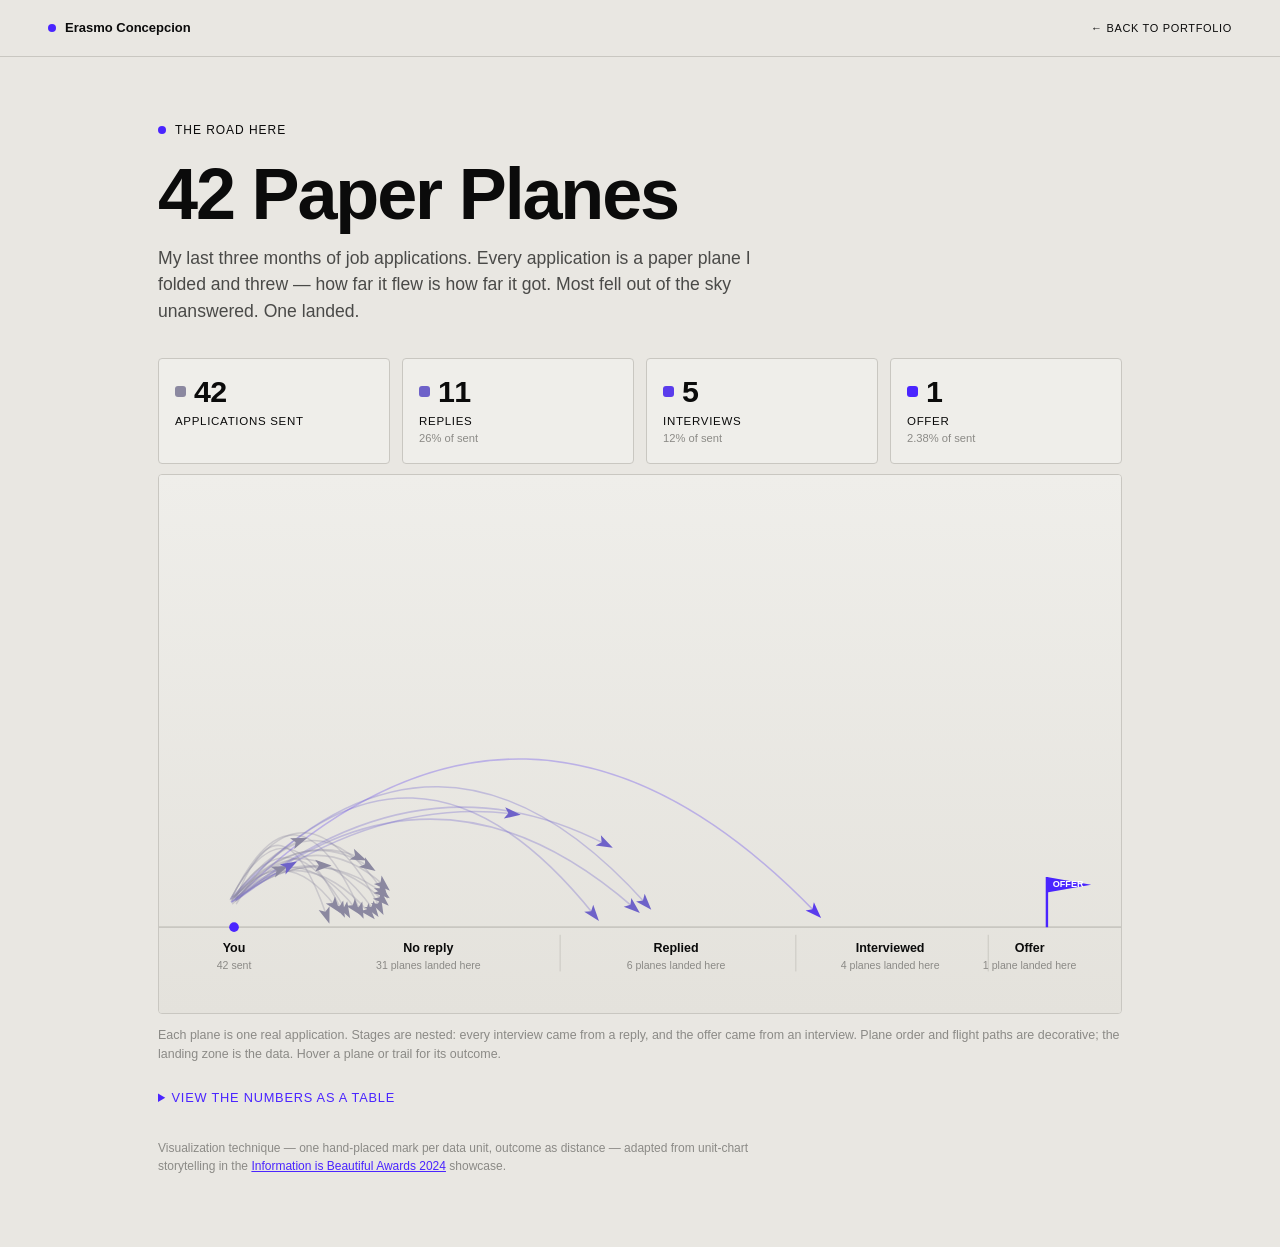
<file: job-search.html>
<!DOCTYPE html>
<html lang="en">

<head>
    <meta charset="UTF-8">
    <meta name="viewport" content="width=device-width, initial-scale=1.0">
    <title>42 Paper Planes | Erasmo Concepcion</title>
    <meta name="description"
        content="42 Paper Planes — an interactive data visualization of Erasmo Concepcion's job search: 42 applications, one landed offer.">
    <meta name="theme-color" content="#4A25FF">
    <link rel="icon"
        href="data:image/svg+xml,%3Csvg xmlns='http://www.w3.org/2000/svg' viewBox='0 0 100 100'%3E%3Crect width='100' height='100' rx='20' fill='%23E9E7E2'/%3E%3Ctext x='50' y='72' font-family='Arial,sans-serif' font-size='62' font-weight='800' fill='%234A25FF' text-anchor='middle'%3EE%3C/text%3E%3Ccircle cx='82' cy='24' r='9' fill='%234A25FF'/%3E%3C/svg%3E">
    <style>
        :root {
            --ink: #0B0B0B;
            --ink-soft: #4A4A48;
            --ink-muted: #8B8A86;
            --accent: #4A25FF;
            --surface: #E9E7E2;
            /* warm paper grey — matches the portfolio */
            --line: #C9C7C1;
            --tile: #EFEEEA;

            /* sequential stage scale: muted grey-violet → electric indigo */
            --stage-none: #8B88A0;
            --stage-reply: #6E62C9;
            --stage-interview: #5A3CEC;
            --stage-offer: #4A25FF;

            --font: "Helvetica Neue", "Arial Nova", Arial, sans-serif;
        }

        * {
            margin: 0;
            padding: 0;
            box-sizing: border-box;
        }

        body {
            font-family: var(--font);
            color: var(--ink);
            background: var(--surface);
            line-height: 1.5;
            -webkit-font-smoothing: antialiased;
        }

        a {
            color: inherit;
        }

        /* ---- top bar (ties back to the portfolio) ---- */
        .topbar {
            display: flex;
            justify-content: space-between;
            align-items: center;
            padding: 18px clamp(20px, 5vw, 48px);
            border-bottom: 1px solid var(--line);
        }

        .topbar .brand {
            display: inline-flex;
            align-items: center;
            font-size: 13px;
            font-weight: 700;
            text-decoration: none;
        }

        .topbar .brand-dot {
            width: 8px;
            height: 8px;
            border-radius: 50%;
            background: var(--accent);
            margin-right: 9px;
        }

        .topbar .back {
            font-size: 11px;
            text-transform: uppercase;
            letter-spacing: 0.06em;
            text-decoration: none;
            transition: color 0.25s cubic-bezier(0.19, 1, 0.22, 1);
        }

        .topbar .back:hover {
            color: var(--accent);
        }

        .viz-wrap {
            max-width: 1060px;
            margin: 0 auto;
            padding: clamp(36px, 6vw, 64px) clamp(20px, 5vw, 48px) 72px;
        }

        .eyebrow {
            display: flex;
            align-items: center;
            font-size: 12px;
            text-transform: uppercase;
            letter-spacing: 0.08em;
            margin-bottom: 1.25rem;
        }

        .eyebrow .eb-dot {
            width: 8px;
            height: 8px;
            border-radius: 50%;
            background: var(--accent);
            margin-right: 9px;
        }

        .viz-header h1 {
            font-size: clamp(2.2rem, 7vw, 4.5rem);
            font-weight: 800;
            line-height: 0.98;
            letter-spacing: -0.03em;
        }

        .viz-header p.sub {
            color: var(--ink-soft);
            max-width: 620px;
            margin-top: 1rem;
            font-size: clamp(0.95rem, 1.5vw, 1.1rem);
        }

        .stat-strip {
            display: grid;
            grid-template-columns: repeat(4, 1fr);
            gap: 12px;
            margin: 34px 0 8px;
        }

        .stat-tile {
            border: 1px solid var(--line);
            border-radius: 4px;
            padding: 16px 16px;
            background: var(--tile);
        }

        .stat-tile .num {
            display: flex;
            align-items: center;
            font-size: 1.9rem;
            font-weight: 800;
            line-height: 1.1;
            letter-spacing: -0.02em;
            font-variant-numeric: tabular-nums;
        }

        .stat-tile .lbl {
            font-size: 0.72rem;
            text-transform: uppercase;
            letter-spacing: 0.06em;
            margin-top: 4px;
        }

        .stat-tile .pct {
            font-size: 0.7rem;
            color: var(--ink-muted);
        }

        .stat-tile .swatch {
            display: inline-block;
            width: 11px;
            height: 11px;
            border-radius: 3px;
            margin-right: 8px;
        }

        figure.sky {
            margin: 10px 0 0;
            position: relative;
        }

        figure.sky svg {
            width: 100%;
            height: auto;
            display: block;
            border-radius: 4px;
            border: 1px solid var(--line);
        }

        .tooltip {
            position: absolute;
            pointer-events: none;
            background: var(--ink);
            color: var(--surface);
            font-size: 0.72rem;
            text-transform: uppercase;
            letter-spacing: 0.04em;
            padding: 6px 11px;
            border-radius: 100px;
            white-space: nowrap;
            transform: translate(-50%, -130%);
            opacity: 0;
            transition: opacity 0.12s;
            z-index: 5;
        }

        .tooltip.on {
            opacity: 1;
        }

        figcaption {
            font-size: 0.78rem;
            color: var(--ink-muted);
            margin-top: 12px;
        }

        details.data-table {
            margin-top: 24px;
        }

        details.data-table summary {
            cursor: pointer;
            color: var(--accent);
            font-size: 0.8rem;
            text-transform: uppercase;
            letter-spacing: 0.06em;
        }

        details.data-table table {
            border-collapse: collapse;
            margin-top: 14px;
            font-size: 0.88rem;
        }

        details.data-table th,
        details.data-table td {
            border: 1px solid var(--line);
            padding: 7px 14px;
            text-align: left;
        }

        details.data-table th {
            background: var(--tile);
            text-transform: uppercase;
            letter-spacing: 0.04em;
            font-size: 0.78rem;
        }

        .credit {
            margin-top: 32px;
            font-size: 0.75rem;
            color: var(--ink-muted);
            max-width: 620px;
        }

        .credit a {
            color: var(--accent);
        }

        @media (max-width: 640px) {
            .stat-strip {
                grid-template-columns: repeat(2, 1fr);
            }
        }
    </style>
</head>

<body>
    <header class="topbar">
        <a class="brand" href="index.html"><span class="brand-dot"></span>Erasmo Concepcion</a>
        <a class="back" href="index.html">← Back to portfolio</a>
    </header>

    <div class="viz-wrap">
        <header class="viz-header">
            <p class="eyebrow"><span class="eb-dot"></span>The Road Here</p>
            <h1>42 Paper Planes</h1>
            <p class="sub">My last three months of job applications. Every application is a paper
                plane I folded and threw &mdash; how far it flew is how far it got. Most fell out of
                the sky unanswered. One landed.</p>
        </header>

        <div class="stat-strip" id="stat-strip"></div>

        <figure class="sky">
            <svg id="sky-svg" viewBox="0 0 1000 560" role="img"
                aria-label="Unit chart of 42 job applications drawn as paper planes. 31 got no reply, 6 got a reply but no interview, 4 reached interviews without an offer, and 1 ended in an accepted offer.">
            </svg>
            <div class="tooltip" id="tooltip"></div>
            <figcaption>Each plane is one real application. Stages are nested: every interview came
                from a reply, and the offer came from an interview. Plane order and flight paths are
                decorative; the landing zone is the data. Hover a plane or trail for its outcome.
            </figcaption>
        </figure>

        <details class="data-table">
            <summary>View the numbers as a table</summary>
            <table id="outcome-table">
                <thead>
                    <tr>
                        <th>Stage reached</th>
                        <th>Applications</th>
                        <th>Share of 42</th>
                    </tr>
                </thead>
                <tbody></tbody>
            </table>
        </details>

        <p class="credit">Visualization technique &mdash; one hand-placed mark per data unit, outcome
            as distance &mdash; adapted from unit-chart storytelling in the
            <a href="https://www.informationisbeautifulawards.com/showcase?award=2024" target="_blank"
                rel="noopener">Information is Beautiful Awards 2024</a> showcase.</p>
    </div>

    <script>
        // ---- Data (real, tracked Apr-Jul 2026) -------------------------------
        const TOTALS = { applied: 42, replies: 11, interviews: 5, offers: 1 };

        const STAGES = [
            { key: 'none', label: 'No reply', outcome: 'No reply', count: TOTALS.applied - TOTALS.replies, cum: TOTALS.applied, color: '#8B88A0' },
            { key: 'reply', label: 'Replied', outcome: 'Got a reply · no interview', count: TOTALS.replies - TOTALS.interviews, cum: TOTALS.replies, color: '#6E62C9' },
            { key: 'interview', label: 'Interviewed', outcome: 'Interviewed · no offer', count: TOTALS.interviews - TOTALS.offers, cum: TOTALS.interviews, color: '#5A3CEC' },
            { key: 'offer', label: 'Offer', outcome: 'Offer — accepted', count: TOTALS.offers, cum: TOTALS.offers, color: '#4A25FF' }
        ];

        // ---- Deterministic layout -------------------------------------------
        // Seeded PRNG so the scene renders identically on every visit.
        function lcg(seed) {
            let s = seed;
            return () => (s = (s * 1664525 + 1013904223) % 4294967296) / 4294967296;
        }

        const W = 1000, H = 560;
        const GROUND_Y = 470;
        const ORIGIN = { x: 78, y: 442 };
        const ZONES = {
            none: { x0: 175, x1: 385 },
            reply: { x0: 445, x1: 630 },
            interview: { x0: 690, x1: 830 },
            offer: { x0: 905, x1: 905 }
        };
        const ARC = { none: [60, 150], reply: [170, 250], interview: [270, 340], offer: [380, 380] };

        function buildPlanes() {
            const rand = lcg(20260714);
            // Interleave stages so trails mix naturally in launch order.
            const bag = [];
            STAGES.forEach(s => { for (let i = 0; i < s.count; i++) bag.push(s); });
            for (let i = bag.length - 1; i > 0; i--) {
                const j = Math.floor(rand() * (i + 1));
                [bag[i], bag[j]] = [bag[j], bag[i]];
            }
            return bag.map((stage, i) => {
                const z = ZONES[stage.key], a = ARC[stage.key];
                const perZone = stage.count > 1 ? (z.x1 - z.x0) / (stage.count - 1) : 0;
                const nth = bag.slice(0, i).filter(p => p.key === stage.key).length;
                const endX = stage.count > 1 ? z.x0 + nth * perZone + (rand() - 0.5) * perZone * 0.6 : z.x0;
                const endY = GROUND_Y - 12 - rand() * 10;
                const startX = ORIGIN.x + (rand() - 0.5) * 8;
                const startY = ORIGIN.y + (rand() - 0.5) * 8;
                const arcH = a[0] + rand() * (a[1] - a[0]);
                const ctrl = { x: (startX + endX) / 2, y: Math.min(startY, endY) - arcH };
                return { id: i + 1, stage, startX, startY, endX, endY, ctrl };
            });
        }

        // ---- Render ----------------------------------------------------------
        const NS = 'http://www.w3.org/2000/svg';
        const svg = document.getElementById('sky-svg');
        const tooltip = document.getElementById('tooltip');

        function el(name, attrs, parent) {
            const node = document.createElementNS(NS, name);
            for (const k in attrs) node.setAttribute(k, attrs[k]);
            (parent || svg).appendChild(node);
            return node;
        }

        function drawScene() {
            const defs = el('defs', {});
            const grad = el('linearGradient', { id: 'sky-grad', x1: 0, y1: 0, x2: 0, y2: 1 }, defs);
            el('stop', { offset: '0%', 'stop-color': '#EFEEEA' }, grad);
            el('stop', { offset: '100%', 'stop-color': '#E4E2DC' }, grad);
            el('rect', { x: 0, y: 0, width: W, height: H, fill: 'url(#sky-grad)' });
            el('line', { x1: 0, y1: GROUND_Y, x2: W, y2: GROUND_Y, stroke: '#C9C7C1', 'stroke-width': 2 });

            // Launch pad
            el('circle', { cx: ORIGIN.x, cy: GROUND_Y, r: 5, fill: '#4A25FF' });
            const you = el('text', { x: ORIGIN.x, y: GROUND_Y + 26, 'text-anchor': 'middle', 'font-size': 13, fill: '#0B0B0B', 'font-weight': 600 });
            you.textContent = 'You';
            const sent = el('text', { x: ORIGIN.x, y: GROUND_Y + 44, 'text-anchor': 'middle', 'font-size': 11, fill: '#8B8A86' });
            sent.textContent = '42 sent';

            // Zone dividers + labels (direct labels relieve the faint stage color)
            STAGES.forEach(s => {
                const z = ZONES[s.key];
                const mid = (z.x0 + z.x1) / 2;
                const name = el('text', { x: mid, y: GROUND_Y + 26, 'text-anchor': 'middle', 'font-size': 13, fill: '#0B0B0B', 'font-weight': 600 });
                name.textContent = s.label;
                const n = el('text', { x: mid, y: GROUND_Y + 44, 'text-anchor': 'middle', 'font-size': 11, fill: '#8B8A86' });
                n.textContent = s.count + (s.count === 1 ? ' plane' : ' planes') + ' landed here';
                if (s.key !== 'offer') el('line', {
                    x1: z.x1 + 32, y1: GROUND_Y + 8, x2: z.x1 + 32, y2: GROUND_Y + 46,
                    stroke: '#C9C7C1', 'stroke-width': 1
                });
            });
        }

        function planePath(p) {
            return `M ${p.startX} ${p.startY} Q ${p.ctrl.x} ${p.ctrl.y} ${p.endX} ${p.endY}`;
        }

        const PLANE_SHAPE = 'M 9 0 L -8 6 L -4 0 L -8 -6 Z';

        function drawPlanes(planes) {
            const trailsG = el('g', { id: 'trails' });
            const planesG = el('g', { id: 'planes' });
            const hitsG = el('g', { id: 'hits' });

            planes.forEach(p => {
                const d = planePath(p);
                p.trail = el('path', {
                    d, fill: 'none', stroke: p.stage.color, 'stroke-width': 1.6,
                    opacity: 0.32, 'stroke-linecap': 'round', 'data-zone': p.stage.key
                }, trailsG);

                // Tangent at the end of the quadratic = end minus control point.
                const angle = Math.atan2(p.endY - p.ctrl.y, p.endX - p.ctrl.x) * 180 / Math.PI;
                p.finalTransform = `translate(${p.endX} ${p.endY}) rotate(${angle})`;
                p.glyph = el('path', {
                    d: PLANE_SHAPE, fill: p.stage.color, transform: p.finalTransform,
                    'data-zone': p.stage.key
                }, planesG);
                if (p.stage.key === 'offer') {
                    p.glyph.setAttribute('d', 'M 12 0 L -11 8 L -5.5 0 L -11 -8 Z');
                }

                const hit = el('path', { d, fill: 'none', stroke: 'transparent', 'stroke-width': 14 }, hitsG);
                hit.addEventListener('mouseenter', evt => showTip(p, evt));
                hit.addEventListener('mousemove', evt => moveTip(evt));
                hit.addEventListener('mouseleave', () => hideTip(p));
            });

            // Offer flag, drawn above everything
            const offer = planes.find(p => p.stage.key === 'offer');
            const fx = offer.endX + 18, fy = GROUND_Y;
            el('line', { x1: fx, y1: fy, x2: fx, y2: fy - 52, stroke: '#4A25FF', 'stroke-width': 2.5 });
            el('path', { d: `M ${fx} ${fy - 52} L ${fx + 46} ${fy - 44} L ${fx} ${fy - 36} Z`, fill: '#4A25FF' });
            const flagText = el('text', { x: fx + 6, y: fy - 41.5, 'font-size': 9.5, fill: '#fff', 'font-weight': 700 });
            flagText.textContent = 'OFFER';
        }

        function showTip(p, evt) {
            tooltip.textContent = `Application #${p.id} · ${p.stage.outcome}`;
            tooltip.classList.add('on');
            p.trail.setAttribute('opacity', 1);
            p.trail.setAttribute('stroke-width', 2.6);
            moveTip(evt);
        }

        function moveTip(evt) {
            const box = svg.parentElement.getBoundingClientRect();
            tooltip.style.left = (evt.clientX - box.left) + 'px';
            tooltip.style.top = (evt.clientY - box.top) + 'px';
        }

        function hideTip(p) {
            tooltip.classList.remove('on');
            p.trail.setAttribute('opacity', 0.32);
            p.trail.setAttribute('stroke-width', 1.6);
        }

        // ---- Launch animation ------------------------------------------------
        function animate(planes) {
            const reduced = window.matchMedia('(prefers-reduced-motion: reduce)').matches;
            if (reduced) return;
            const FLIGHT = 900, STAGGER = 55;
            planes.forEach((p, i) => {
                const len = p.trail.getTotalLength();
                p.trail.style.strokeDasharray = len;
                p.trail.style.strokeDashoffset = len;
                p.glyph.setAttribute('opacity', 0);
                const t0 = performance.now() + i * STAGGER;
                function frame(now) {
                    const t = Math.min(1, Math.max(0, (now - t0) / FLIGHT));
                    const eased = 1 - Math.pow(1 - t, 2.2);
                    p.trail.style.strokeDashoffset = len * (1 - eased);
                    if (t > 0) {
                        p.glyph.setAttribute('opacity', 1);
                        const pt = p.trail.getPointAtLength(len * eased);
                        const ahead = p.trail.getPointAtLength(Math.min(len, len * eased + 1));
                        const ang = Math.atan2(ahead.y - pt.y, ahead.x - pt.x) * 180 / Math.PI;
                        p.glyph.setAttribute('transform', `translate(${pt.x} ${pt.y}) rotate(${ang})`);
                    }
                    if (t < 1) requestAnimationFrame(frame);
                    else p.glyph.setAttribute('transform', p.finalTransform);
                }
                requestAnimationFrame(frame);
            });
        }

        // ---- Stat strip + table ----------------------------------------------
        function drawStats() {
            const strip = document.getElementById('stat-strip');
            const steps = [
                { n: TOTALS.applied, lbl: 'Applications sent', pct: '', color: '#8B88A0' },
                { n: TOTALS.replies, lbl: 'Replies', pct: Math.round(TOTALS.replies / TOTALS.applied * 100) + '% of sent', color: '#6E62C9' },
                { n: TOTALS.interviews, lbl: 'Interviews', pct: Math.round(TOTALS.interviews / TOTALS.applied * 100) + '% of sent', color: '#5A3CEC' },
                { n: TOTALS.offers, lbl: 'Offer', pct: Math.round(TOTALS.offers / TOTALS.applied * 10000) / 100 + '% of sent', color: '#4A25FF' }
            ];
            strip.innerHTML = steps.map(s => `
                <div class="stat-tile">
                    <div class="num"><span class="swatch" style="background:${s.color}"></span>${s.n}</div>
                    <div class="lbl">${s.lbl}</div>
                    <div class="pct">${s.pct || ' '}</div>
                </div>`).join('');

            const tbody = document.querySelector('#outcome-table tbody');
            tbody.innerHTML = STAGES.map(s => `
                <tr>
                    <td>${s.outcome}</td>
                    <td>${s.count}</td>
                    <td>${Math.round(s.count / TOTALS.applied * 100)}%</td>
                </tr>`).join('') +
                `<tr><th>Total</th><th>${TOTALS.applied}</th><th>100%</th></tr>`;
        }

        drawScene();
        const planes = buildPlanes();
        drawPlanes(planes);
        drawStats();
        animate(planes);
        window.PLANES = planes; // exposed for automated verification
    </script>
</body>

</html>
</file>
